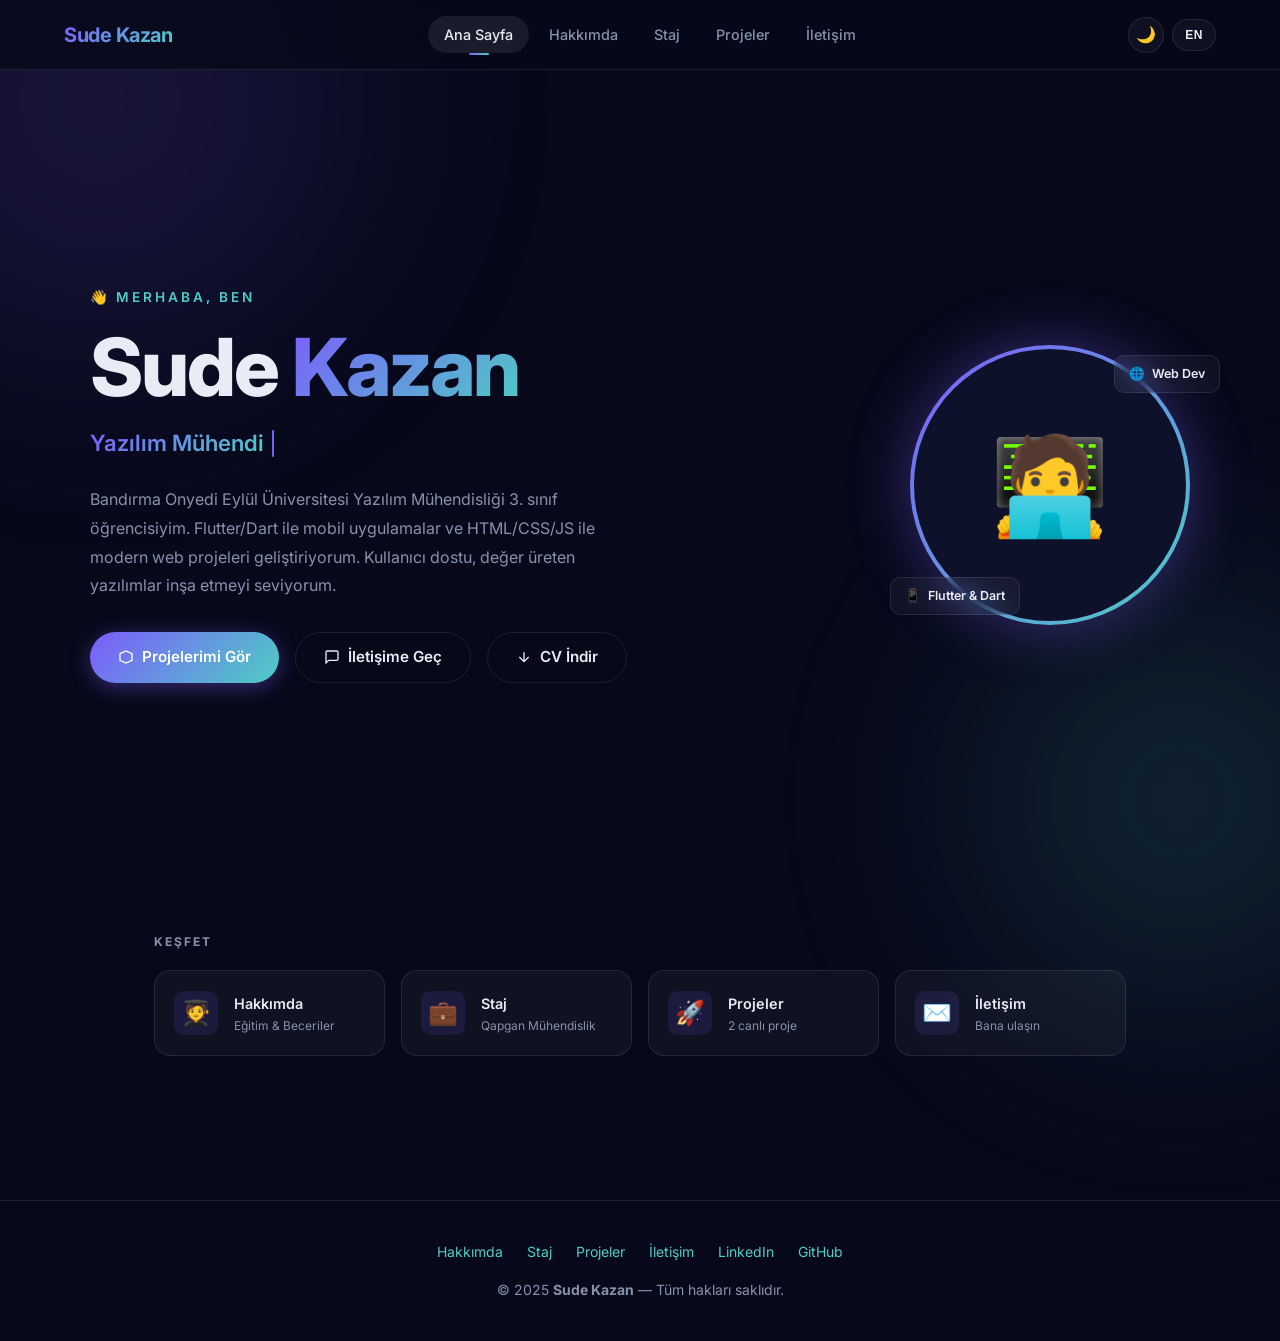
<file: index.html>
<!DOCTYPE html>
<html lang="tr">

<head>
    <meta charset="UTF-8" />
    <meta name="viewport" content="width=device-width, initial-scale=1.0" />
    <title>Sude Kazan | Yazılım Mühendisi</title>
    <meta name="description"
        content="Sude Kazan — Bandırma Onyedi Eylül Üniversitesi Yazılım Mühendisliği 3. sınıf öğrencisi. Flutter ve web teknolojileri üzerine kişisel portföy sitesi." />
    <link rel="stylesheet" href="css/style.css" />
    <link rel="stylesheet" href="css/index.css" />
</head>

<body>

    <!-- ── Navbar ── -->
    <nav class="navbar" id="navbar">
        <a href="index.html" class="nav-logo">Sude Kazan</a>
        <div class="nav-links" id="nav-links">
            <a href="index.html" data-i18n="nav.home">Ana Sayfa</a>
            <a href="about.html" data-i18n="nav.about">Hakkımda</a>
            <a href="experience.html" data-i18n="nav.experience">Staj</a>
            <a href="projects.html" data-i18n="nav.projects">Projeler</a>
            <a href="contact.html" data-i18n="nav.contact">İletişim</a>
        </div>
        <div class="nav-controls">
            <button class="nav-ctrl-btn" id="theme-toggle" aria-label="Tema değiştir">🌙</button>
            <button class="nav-ctrl-btn lang-btn" id="lang-toggle" aria-label="Dil değiştir">EN</button>
            <button class="hamburger" id="hamburger" aria-label="Menü">
                <span></span><span></span><span></span>
            </button>
        </div>
    </nav>

    <!-- ── Hero ── -->
    <div class="page-wrapper">
        <section class="hero-section">
            <div class="hero-inner">
                <!-- Text -->
                <div class="fade-up">
                    <p class="hero-greeting" data-i18n="index.greeting">👋 Merhaba, ben</p>
                    <h1 class="hero-name">Sude <span class="grad-text">Kazan</span></h1>
                    <div class="hero-typing-wrapper">
                        <span id="typing-text"></span><span class="cursor"></span>
                    </div>
                    <p class="hero-desc" data-i18n="index.heroDesc">
                        Bandırma Onyedi Eylül Üniversitesi Yazılım Mühendisliği 3. sınıf öğrencisiyim.
                        Flutter/Dart ile mobil uygulamalar ve HTML/CSS/JS ile modern web projeleri geliştiriyorum.
                        Kullanıcı dostu, değer üreten yazılımlar inşa etmeyi seviyorum.
                    </p>
                    <div class="hero-actions">
                        <a href="projects.html" class="btn btn-primary">
                            <svg width="16" height="16" fill="none" stroke="currentColor" stroke-width="2"
                                viewBox="0 0 24 24">
                                <path d="M3 7l9-4 9 4v10l-9 4-9-4V7z" />
                            </svg>
                            <span data-i18n="index.btnProjects">Projelerimi Gör</span>
                        </a>
                        <a href="contact.html" class="btn btn-outline">
                            <svg width="16" height="16" fill="none" stroke="currentColor" stroke-width="2"
                                viewBox="0 0 24 24">
                                <path d="M21 15a2 2 0 0 1-2 2H7l-4 4V5a2 2 0 0 1 2-2h14a2 2 0 0 1 2 2z" />
                            </svg>
                            <span data-i18n="index.btnContact">İletişime Geç</span>
                        </a>
                        <a href="mart_2026_cv.pdf" download class="btn btn-outline">
                            <svg width="16" height="16" fill="none" stroke="currentColor" stroke-width="2"
                                viewBox="0 0 24 24">
                                <path d="M12 5v14m7-7l-7 7-7-7" />
                            </svg>
                            <span data-i18n="index.btnCV">CV İndir</span>
                        </a>
                    </div>
                </div>

                <!-- Photo -->
                <div class="hero-photo-wrap fade-up fade-up-delay-2">
                    <div class="hero-photo-ring">
                        <div class="hero-photo-inner">🧑‍💻</div>
                    </div>
                    <div class="floating-badge b1"><span>📱</span> Flutter & Dart</div>
                    <div class="floating-badge b2"><span>🌐</span> Web Dev</div>
                </div>
            </div>
        </section>

        <!-- ── Quick Nav Cards ── -->
        <div class="quick-nav">
            <p class="quick-nav-title" data-i18n="index.exploreTitle">Keşfet</p>
            <div class="quick-nav-grid">
                <a href="about.html" class="quick-card fade-up">
                    <div class="quick-card-icon">🧑‍🎓</div>
                    <div>
                        <span data-i18n="index.qAbout">Hakkımda</span>
                        <small data-i18n="index.qAboutSub">Eğitim & Beceriler</small>
                    </div>
                </a>
                <a href="experience.html" class="quick-card fade-up fade-up-delay-1">
                    <div class="quick-card-icon">💼</div>
                    <div>
                        <span data-i18n="index.qExp">Staj</span>
                        <small data-i18n="index.qExpSub">Qapgan Mühendislik</small>
                    </div>
                </a>
                <a href="projects.html" class="quick-card fade-up fade-up-delay-2">
                    <div class="quick-card-icon">🚀</div>
                    <div>
                        <span data-i18n="index.qProjects">Projeler</span>
                        <small data-i18n="index.qProjectsSub">2 canlı proje</small>
                    </div>
                </a>
                <a href="contact.html" class="quick-card fade-up fade-up-delay-3">
                    <div class="quick-card-icon">✉️</div>
                    <div>
                        <span data-i18n="index.qContact">İletişim</span>
                        <small data-i18n="index.qContactSub">Bana ulaşın</small>
                    </div>
                </a>
            </div>
        </div>
    </div>

    <!-- ── Footer ── -->
    <footer>
        <div class="footer-links">
            <a href="about.html" data-i18n="nav.about">Hakkımda</a>
            <a href="experience.html" data-i18n="nav.experience">Staj</a>
            <a href="projects.html" data-i18n="nav.projects">Projeler</a>
            <a href="contact.html" data-i18n="nav.contact">İletişim</a>
            <a href="https://www.linkedin.com/in/sude-kazan-0478b9297/" target="_blank">LinkedIn</a>
            <a href="https://github.com/sudekazan" target="_blank">GitHub</a>
        </div>
        <p data-i18n="footer.rights">© 2025 <strong>Sude Kazan</strong> — Tüm hakları saklıdır.</p>
    </footer>

    <script src="js/translations.js"></script>
    <script src="js/script.js"></script>
</body>

</html>
</file>
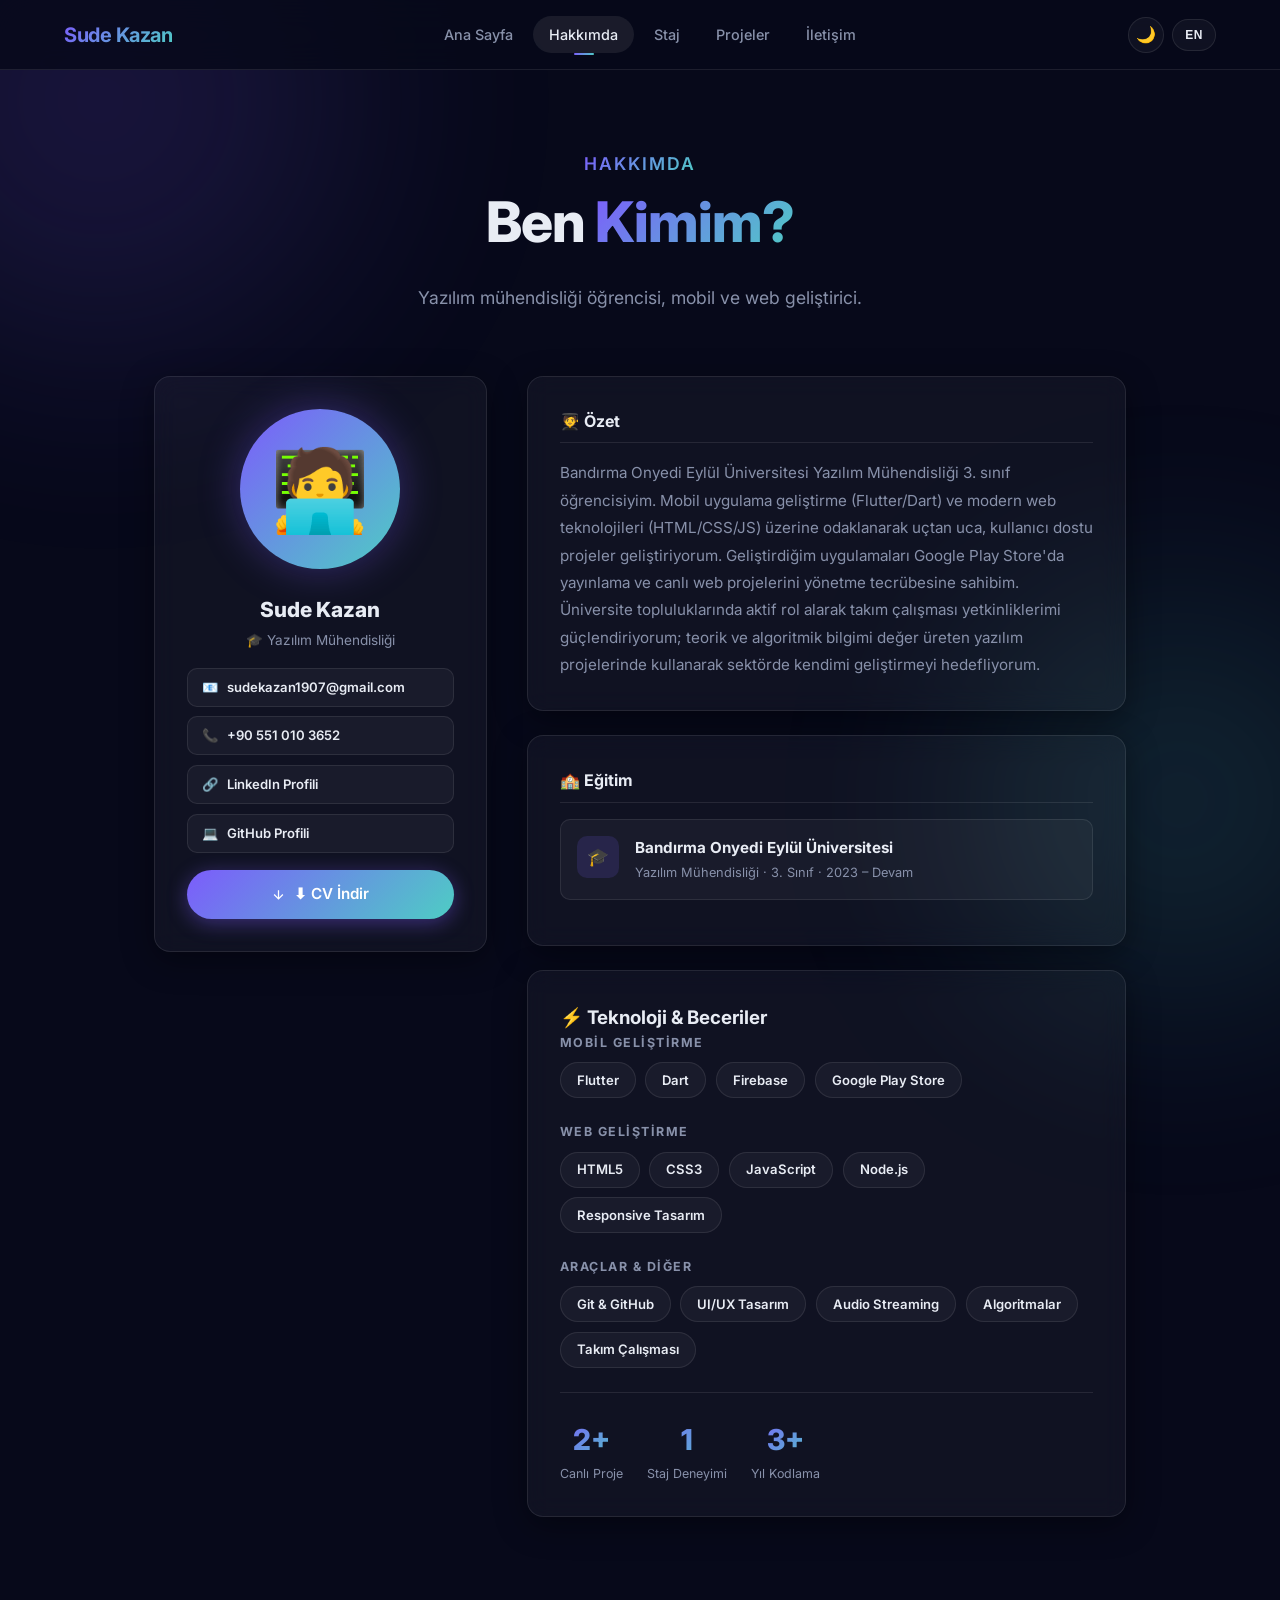
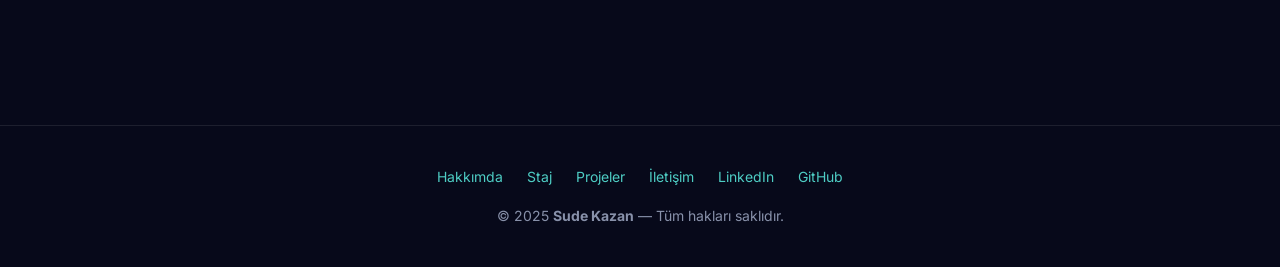
<file: about.html>
<!DOCTYPE html>
<html lang="tr">

<head>
    <meta charset="UTF-8" />
    <meta name="viewport" content="width=device-width, initial-scale=1.0" />
    <title>Hakkımda | Sude Kazan</title>
    <meta name="description" content="Sude Kazan hakkında — eğitim, beceriler ve özgeçmiş bilgileri." />
    <link rel="stylesheet" href="css/style.css" />
    <link rel="stylesheet" href="css/about.css" />
</head>

<body>

    <nav class="navbar" id="navbar">
        <a href="index.html" class="nav-logo">Sude Kazan</a>
        <div class="nav-links" id="nav-links">
            <a href="index.html" data-i18n="nav.home">Ana Sayfa</a>
            <a href="about.html" data-i18n="nav.about">Hakkımda</a>
            <a href="experience.html" data-i18n="nav.experience">Staj</a>
            <a href="projects.html" data-i18n="nav.projects">Projeler</a>
            <a href="contact.html" data-i18n="nav.contact">İletişim</a>
        </div>
        <div class="nav-controls">
            <button class="nav-ctrl-btn" id="theme-toggle" aria-label="Tema değiştir">🌙</button>
            <button class="nav-ctrl-btn lang-btn" id="lang-toggle" aria-label="Dil değiştir">EN</button>
            <button class="hamburger" id="hamburger" aria-label="Menü">
                <span></span><span></span><span></span>
            </button>
        </div>
    </nav>

    <div class="page-wrapper">

        <div class="page-hero fade-up">
            <p class="section-tag" data-i18n="about.tag">Hakkımda</p>
            <h1 data-i18n="about.heroTitle">Ben <span class="grad-text">Kimim?</span></h1>
            <p data-i18n="about.heroSub">Yazılım mühendisliği öğrencisi, mobil ve web geliştirici.</p>
        </div>

        <div class="container" style="padding-bottom: 5rem;">
            <div class="about-grid">

                <!-- Left: Photo + Social -->
                <div class="fade-up">
                    <div class="glass-card about-photo-card">
                        <div class="about-avatar">🧑‍💻</div>
                        <div class="about-name">Sude Kazan</div>
                        <div class="about-uni" data-i18n="about.uni">🎓 Yazılım Mühendisliği</div>
                        <div class="about-social">
                            <a href="mailto:sudekazan1907@gmail.com" class="social-link">
                                <span>📧</span> <span data-i18n="about.socialEmail">sudekazan1907@gmail.com</span>
                            </a>
                            <a href="tel:+905510103652" class="social-link">
                                <span>📞</span> <span data-i18n="about.socialPhone">+90 551 010 3652</span>
                            </a>
                            <a href="https://www.linkedin.com/in/sude-kazan-0478b9297/" target="_blank"
                                class="social-link">
                                <span>🔗</span> <span data-i18n="about.socialLI">LinkedIn Profili</span>
                            </a>
                            <a href="https://github.com/sudekazan" target="_blank" class="social-link">
                                <span>💻</span> <span data-i18n="about.socialGH">GitHub Profili</span>
                            </a>
                            <a href="mart_2026_cv.pdf" download class="btn btn-primary"
                                style="justify-content:center; margin-top:0.5rem;">
                                <svg width="15" height="15" fill="none" stroke="currentColor" stroke-width="2"
                                    viewBox="0 0 24 24">
                                    <path d="M12 5v14m7-7l-7 7-7-7" />
                                </svg>
                                <span data-i18n="about.btnCV">⬇ CV İndir</span>
                            </a>
                        </div>
                    </div>
                </div>

                <!-- Right: Details -->
                <div class="fade-up fade-up-delay-1">

                    <!-- Özet -->
                    <div class="glass-card about-detail-section" style="margin-bottom:1.5rem;">
                        <h3 data-i18n="about.secSummary">🧑‍🎓 Özet</h3>
                        <p data-i18n="about.summaryText">
                            Bandırma Onyedi Eylül Üniversitesi Yazılım Mühendisliği 3. sınıf öğrencisiyim.
                            Mobil uygulama geliştirme (Flutter/Dart) ve modern web teknolojileri (HTML/CSS/JS) üzerine
                            odaklanarak uçtan uca, kullanıcı dostu projeler geliştiriyorum. Geliştirdiğim uygulamaları
                            Google Play Store'da yayınlama ve canlı web projelerini yönetme tecrübesine sahibim.
                            Üniversite topluluklarında aktif rol alarak takım çalışması yetkinliklerimi güçlendiriyorum;
                            teorik ve algoritmik bilgimi değer üreten yazılım projelerinde kullanarak sektörde kendimi
                            geliştirmeyi hedefliyorum.
                        </p>
                    </div>

                    <!-- Eğitim -->
                    <div class="glass-card about-detail-section" style="margin-bottom:1.5rem;">
                        <h3 data-i18n="about.secEdu">🏫 Eğitim</h3>
                        <div class="edu-item">
                            <div class="edu-icon">🎓</div>
                            <div>
                                <div class="edu-title" data-i18n="about.eduTitle">Bandırma Onyedi Eylül Üniversitesi
                                </div>
                                <div class="edu-sub" data-i18n="about.eduSub">Yazılım Mühendisliği · 3. Sınıf · 2023 –
                                    Devam</div>
                            </div>
                        </div>
                    </div>

                    <!-- Beceriler -->
                    <div class="glass-card">
                        <h3 data-i18n="about.secSkills">⚡ Teknoloji & Beceriler</h3>

                        <div class="skill-category">
                            <div class="skill-category-title" data-i18n="about.catMobile">Mobil Geliştirme</div>
                            <div class="skills-grid">
                                <span class="skill-pill">Flutter</span>
                                <span class="skill-pill">Dart</span>
                                <span class="skill-pill">Firebase</span>
                                <span class="skill-pill">Google Play Store</span>
                            </div>
                        </div>

                        <div class="skill-category">
                            <div class="skill-category-title" data-i18n="about.catWeb">Web Geliştirme</div>
                            <div class="skills-grid">
                                <span class="skill-pill">HTML5</span>
                                <span class="skill-pill">CSS3</span>
                                <span class="skill-pill">JavaScript</span>
                                <span class="skill-pill">Node.js</span>
                                <span class="skill-pill">Responsive Tasarım</span>
                            </div>
                        </div>

                        <div class="skill-category">
                            <div class="skill-category-title" data-i18n="about.catTools">Araçlar & Diğer</div>
                            <div class="skills-grid">
                                <span class="skill-pill">Git & GitHub</span>
                                <span class="skill-pill">UI/UX Tasarım</span>
                                <span class="skill-pill">Audio Streaming</span>
                                <span class="skill-pill">Algoritmalar</span>
                                <span class="skill-pill">Takım Çalışması</span>
                            </div>
                        </div>

                        <div class="stats-row" style="padding-top:1.5rem; border-top: 1px solid var(--border);">
                            <div class="stat-item">
                                <div class="stat-num">2+</div>
                                <div class="stat-label" data-i18n="about.statProjects">Canlı Proje</div>
                            </div>
                            <div class="stat-item">
                                <div class="stat-num">1</div>
                                <div class="stat-label" data-i18n="about.statIntern">Staj Deneyimi</div>
                            </div>
                            <div class="stat-item">
                                <div class="stat-num">3+</div>
                                <div class="stat-label" data-i18n="about.statYears">Yıl Kodlama</div>
                            </div>
                        </div>
                    </div>

                </div>
            </div>
        </div>
    </div>

    <footer>
        <div class="footer-links">
            <a href="about.html" data-i18n="nav.about">Hakkımda</a>
            <a href="experience.html" data-i18n="nav.experience">Staj</a>
            <a href="projects.html" data-i18n="nav.projects">Projeler</a>
            <a href="contact.html" data-i18n="nav.contact">İletişim</a>
            <a href="https://www.linkedin.com/in/sude-kazan-0478b9297/" target="_blank">LinkedIn</a>
            <a href="https://github.com/sudekazan" target="_blank">GitHub</a>
        </div>
        <p data-i18n="footer.rights">© 2025 <strong>Sude Kazan</strong> — Tüm hakları saklıdır.</p>
    </footer>

    <script src="js/translations.js"></script>
    <script src="js/script.js"></script>
</body>

</html>
</file>
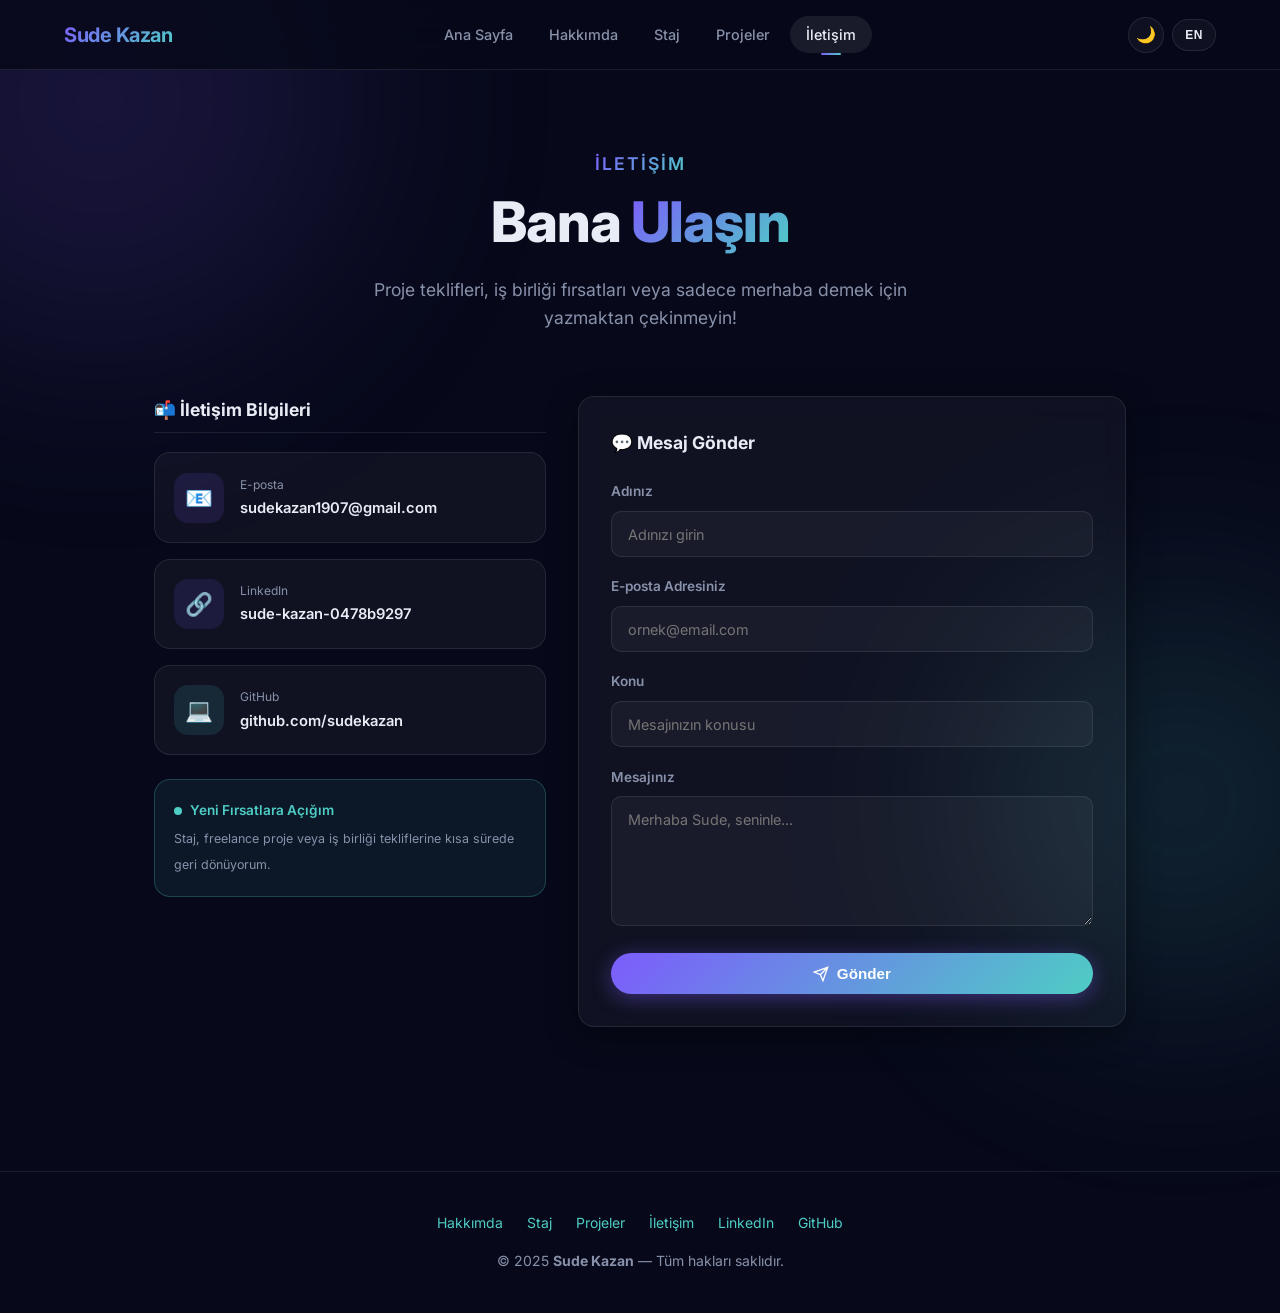
<file: contact.html>
<!DOCTYPE html>
<html lang="tr">

<head>
    <meta charset="UTF-8" />
    <meta name="viewport" content="width=device-width, initial-scale=1.0" />
    <title>İletişim | Sude Kazan</title>
    <meta name="description" content="Sude Kazan ile iletişime geçin — e-posta, telefon, LinkedIn ve iletişim formu." />
    <link rel="stylesheet" href="css/style.css" />
    <link rel="stylesheet" href="css/contact.css" />
</head>

<body>

    <nav class="navbar" id="navbar">
        <a href="index.html" class="nav-logo">Sude Kazan</a>
        <div class="nav-links" id="nav-links">
            <a href="index.html" data-i18n="nav.home">Ana Sayfa</a>
            <a href="about.html" data-i18n="nav.about">Hakkımda</a>
            <a href="experience.html" data-i18n="nav.experience">Staj</a>
            <a href="projects.html" data-i18n="nav.projects">Projeler</a>
            <a href="contact.html" data-i18n="nav.contact">İletişim</a>
        </div>
        <div class="nav-controls">
            <button class="nav-ctrl-btn" id="theme-toggle" aria-label="Tema değiştir">🌙</button>
            <button class="nav-ctrl-btn lang-btn" id="lang-toggle" aria-label="Dil değiştir">EN</button>
            <button class="hamburger" id="hamburger" aria-label="Menü">
                <span></span><span></span><span></span>
            </button>
        </div>
    </nav>

    <div class="page-wrapper">

        <div class="page-hero fade-up">
            <p class="section-tag" data-i18n="contact.tag">İletişim</p>
            <h1 style="margin-bottom:0.5rem;" data-i18n="contact.heroTitle">Bana <span class="grad-text">Ulaşın</span>
            </h1>
            <p data-i18n="contact.heroSub">Proje teklifleri, iş birliği fırsatları veya sadece merhaba demek için
                yazmaktan çekinmeyin!</p>
        </div>

        <div class="container contact-section">
            <div class="contact-grid">

                <!-- Left: Contact Info -->
                <div class="fade-up">
                    <div class="contact-info-block">
                        <h3 data-i18n="contact.secInfo">📬 İletişim Bilgileri</h3>

                        <a href="mailto:sudekazan1907@gmail.com" class="contact-card">
                            <div class="contact-card-icon">📧</div>
                            <div>
                                <div class="label" data-i18n="contact.lblEmail">E-posta</div>
                                <div class="value">sudekazan1907@gmail.com</div>
                            </div>
                        </a>

                        <!-- <a href="tel:+905510103652" class="contact-card">
                            <div class="contact-card-icon teal">📞</div>
                            <div>
                                <div class="label" data-i18n="contact.lblPhone">Telefon</div>
                                <div class="value">+90 551 010 3652</div>
                            </div>
                        </a> -->

                        <a href="https://www.linkedin.com/in/sude-kazan-0478b9297/" target="_blank"
                            class="contact-card">
                            <div class="contact-card-icon">🔗</div>
                            <div>
                                <div class="label" data-i18n="contact.lblLI">LinkedIn</div>
                                <div class="value">sude-kazan-0478b9297</div>
                            </div>
                        </a>

                        <a href="https://github.com/sudekazan" target="_blank" class="contact-card">
                            <div class="contact-card-icon teal">💻</div>
                            <div>
                                <div class="label" data-i18n="contact.lblGH">GitHub</div>
                                <div class="value">github.com/sudekazan</div>
                            </div>
                        </a>

                        <div class="availability-box">
                            <p><span class="dot"></span><span data-i18n="contact.availTitle">Yeni Fırsatlara
                                    Açığım</span></p>
                            <small data-i18n="contact.availDesc">Staj, freelance proje veya iş birliği tekliflerine kısa
                                sürede geri dönüyorum.</small>
                        </div>
                    </div>
                </div>

                <!-- Right: Form -->
                <div class="fade-up fade-up-delay-1">
                    <div class="glass-card form-card">
                        <h3 data-i18n="contact.formTitle">💬 Mesaj Gönder</h3>
                        <form id="contact-form" action="https://formspree.io/f/xojkzzze" method="POST" novalidate>
                            <div class="form-group">
                                <label for="name" data-i18n="contact.lblName">Adınız</label>
                                <input type="text" id="name" name="name" data-i18n-placeholder="contact.phName"
                                    placeholder="Adınızı girin" required />
                                <span class="form-error" data-i18n="contact.errName">Lütfen adınızı girin.</span>
                            </div>
                            <div class="form-group">
                                <label for="email" data-i18n="contact.lblEmail2">E-posta Adresiniz</label>
                                <input type="email" id="email" name="_replyto" data-i18n-placeholder="contact.phEmail"
                                    placeholder="ornek@email.com" required />
                                <span class="form-error" data-i18n="contact.errEmail">Lütfen geçerli bir e-posta
                                    girin.</span>
                            </div>
                            <div class="form-group">
                                <label for="subject" data-i18n="contact.lblSubject">Konu</label>
                                <input type="text" id="subject" name="subject" data-i18n-placeholder="contact.phSubject"
                                    placeholder="Mesajınızın konusu" required />
                                <span class="form-error" data-i18n="contact.errSubject">Lütfen konu girin.</span>
                            </div>
                            <div class="form-group">
                                <label for="message" data-i18n="contact.lblMsg">Mesajınız</label>
                                <textarea id="message" name="message" data-i18n-placeholder="contact.phMsg"
                                    placeholder="Merhaba Sude, seninle..." required></textarea>
                                <span class="form-error" data-i18n="contact.errMsg">Lütfen mesajınızı yazın.</span>
                            </div>
                            <button type="submit" class="btn btn-primary" style="width:100%; justify-content:center;">
                                <svg width="16" height="16" fill="none" stroke="currentColor" stroke-width="2"
                                    viewBox="0 0 24 24">
                                    <path d="M22 2L11 13M22 2l-7 20-4-9-9-4 20-7z" />
                                </svg>
                                <span data-i18n="contact.btnSend">Gönder</span>
                            </button>
                        </form>
                        <div id="form-success" class="form-success">
                            ✅ Mesajınız alındı! En kısa sürede geri döneceğim.
                        </div>
                    </div>
                </div>

            </div>
        </div>
    </div>

    <footer>
        <div class="footer-links">
            <a href="about.html" data-i18n="nav.about">Hakkımda</a>
            <a href="experience.html" data-i18n="nav.experience">Staj</a>
            <a href="projects.html" data-i18n="nav.projects">Projeler</a>
            <a href="contact.html" data-i18n="nav.contact">İletişim</a>
            <a href="https://www.linkedin.com/in/sude-kazan-0478b9297/" target="_blank">LinkedIn</a>
            <a href="https://github.com/sudekazan" target="_blank">GitHub</a>
        </div>
        <p data-i18n="footer.rights">© 2025 <strong>Sude Kazan</strong> — Tüm hakları saklıdır.</p>
    </footer>

    <script src="js/translations.js"></script>
    <script src="js/script.js"></script>
</body>

</html>
</file>
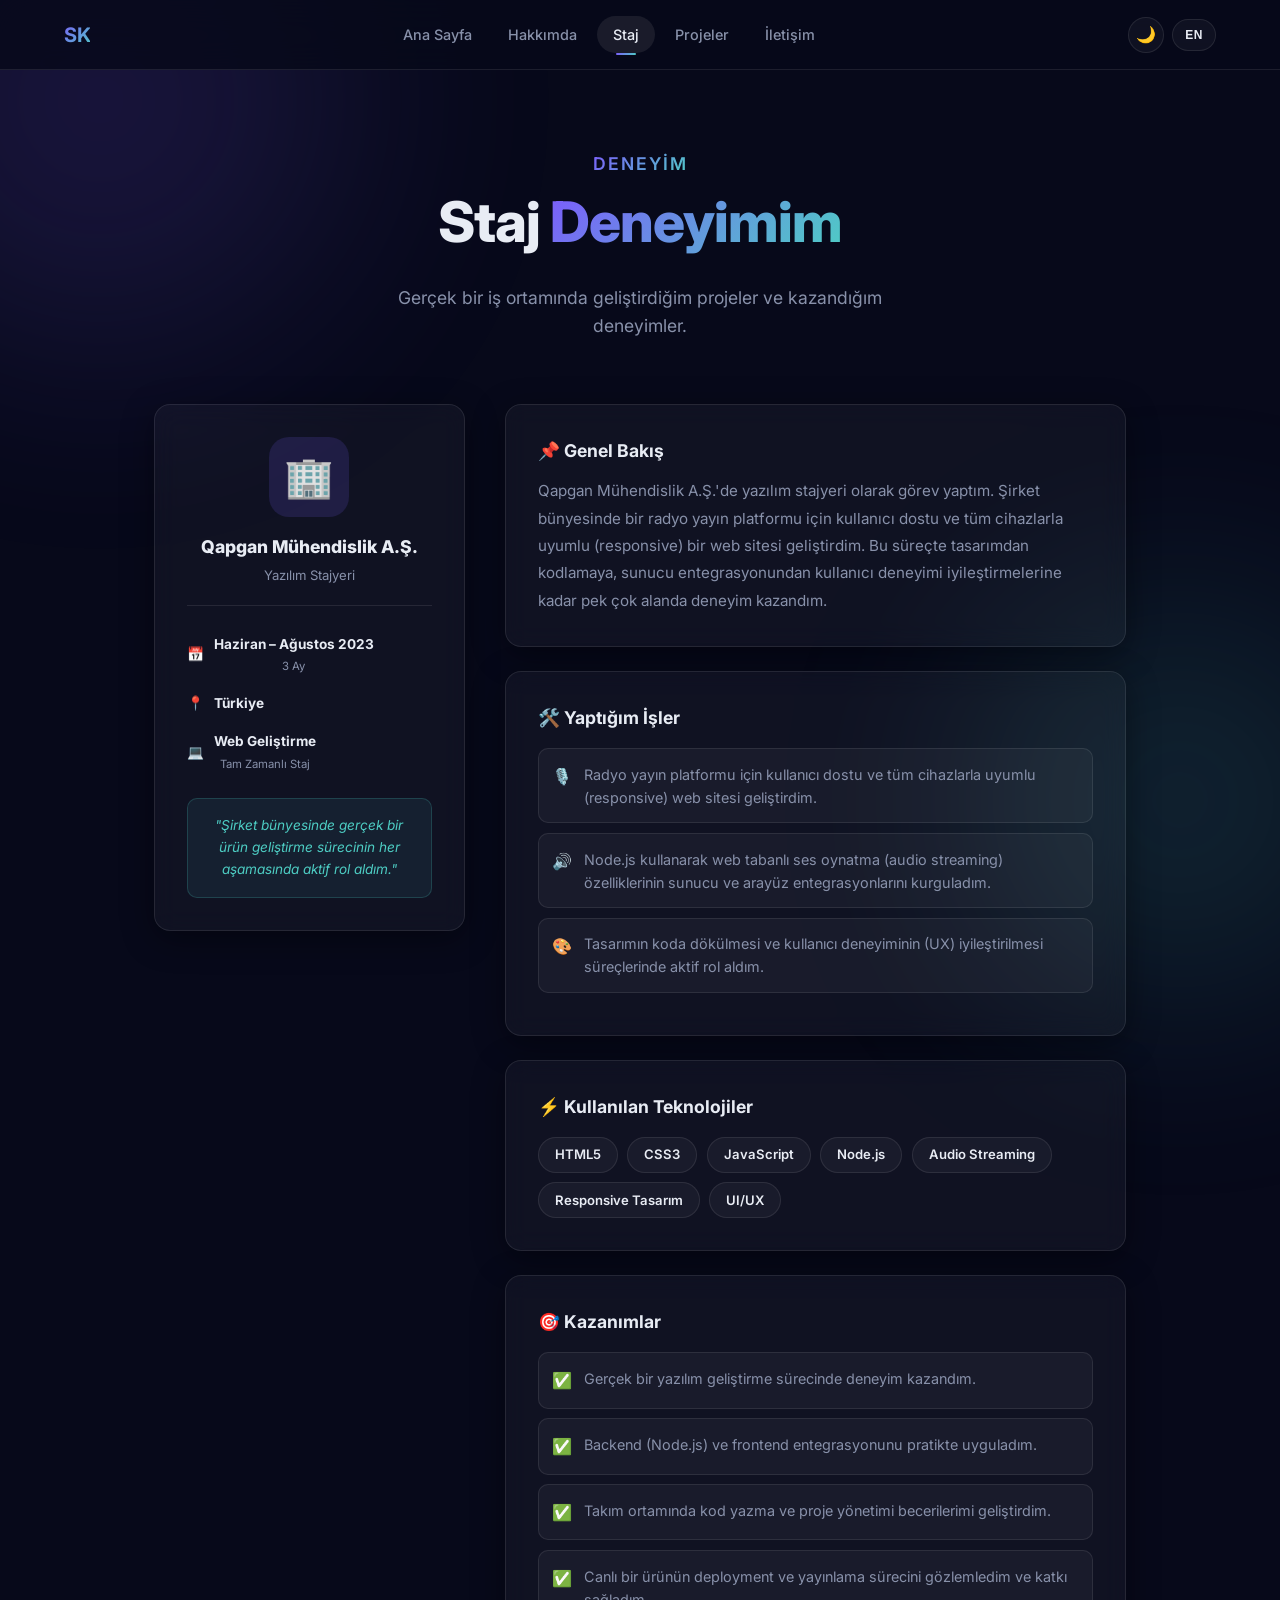
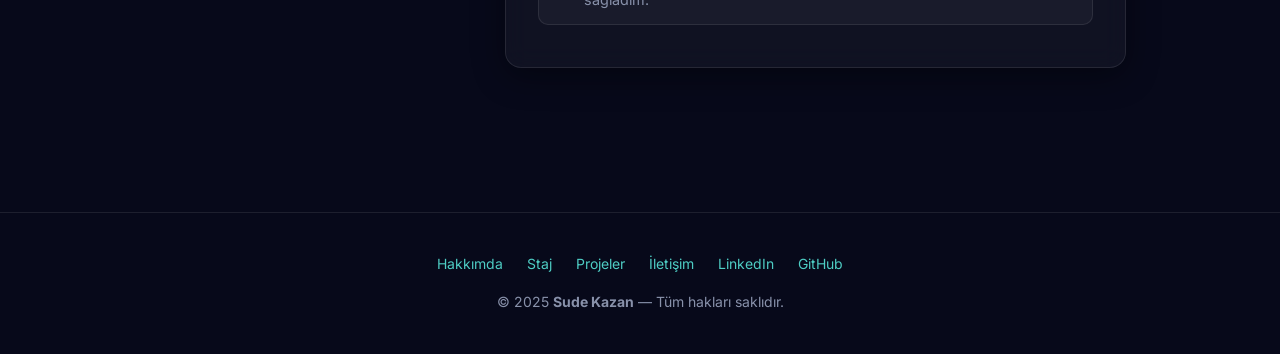
<file: experience.html>
<!DOCTYPE html>
<html lang="tr">

<head>
    <meta charset="UTF-8" />
    <meta name="viewport" content="width=device-width, initial-scale=1.0" />
    <title>Staj Deneyimi | Sude Kazan</title>
    <meta name="description" content="Sude Kazan'ın Qapgan Mühendislik A.Ş.'deki staj deneyimi." />
    <link rel="stylesheet" href="css/style.css" />
    <link rel="stylesheet" href="css/experience.css" />
</head>

<body>

    <nav class="navbar" id="navbar">
        <a href="index.html" class="nav-logo">SK</a>
        <div class="nav-links" id="nav-links">
            <a href="index.html" data-i18n="nav.home">Ana Sayfa</a>
            <a href="about.html" data-i18n="nav.about">Hakkımda</a>
            <a href="experience.html" data-i18n="nav.experience">Staj</a>
            <a href="projects.html" data-i18n="nav.projects">Projeler</a>
            <a href="contact.html" data-i18n="nav.contact">İletişim</a>
        </div>
        <div class="nav-controls">
            <button class="nav-ctrl-btn" id="theme-toggle" aria-label="Tema değiştir">🌙</button>
            <button class="nav-ctrl-btn lang-btn" id="lang-toggle" aria-label="Dil değiştir">EN</button>
            <button class="hamburger" id="hamburger" aria-label="Menü">
                <span></span><span></span><span></span>
            </button>
        </div>
    </nav>

    <div class="page-wrapper">

        <div class="page-hero fade-up">
            <p class="section-tag" data-i18n="experience.tag">Deneyim</p>
            <h1 data-i18n="experience.heroTitle">Staj <span class="grad-text">Deneyimim</span></h1>
            <p data-i18n="experience.heroSub">Gerçek bir iş ortamında geliştirdiğim projeler ve kazandığım deneyimler.
            </p>
        </div>

        <div class="container">
            <div class="exp-layout">

                <!-- Sidebar -->
                <div class="exp-sidebar fade-up">
                    <div class="glass-card company-card">
                        <div class="company-logo">🏢</div>
                        <div class="company-name">Qapgan Mühendislik A.Ş.</div>
                        <div class="company-sub" data-i18n="experience.compSub">Yazılım Stajyeri</div>
                        <hr class="company-divider">
                        <div class="company-meta-item">
                            <span class="icon">📅</span>
                            <div>
                                <strong>Haziran – Ağustos 2023</strong><br>
                                <small style="color:var(--text-muted)" data-i18n="experience.metaDur">3 Ay</small>
                            </div>
                        </div>
                        <div class="company-meta-item">
                            <span class="icon">📍</span>
                            <div><strong data-i18n="experience.metaLoc">Türkiye</strong></div>
                        </div>
                        <div class="company-meta-item">
                            <span class="icon">💻</span>
                            <div>
                                <strong data-i18n="experience.metaType">Web Geliştirme</strong><br>
                                <small style="color:var(--text-muted)" data-i18n="experience.metaFull">Tam Zamanlı
                                    Staj</small>
                            </div>
                        </div>
                        <div class="highlight-box" data-i18n="experience.highlight">
                            "Şirket bünyesinde gerçek bir ürün geliştirme sürecinin her aşamasında aktif rol aldım."
                        </div>
                    </div>
                </div>

                <!-- Right -->
                <div>
                    <div class="glass-card fade-up" style="margin-bottom:1.5rem;">
                        <h3 style="font-size:1.1rem;font-weight:700;margin-bottom:0.75rem;"
                            data-i18n="experience.secOverview">📌 Genel Bakış</h3>
                        <p style="color:var(--text-muted);line-height:1.8;font-size:0.95rem;"
                            data-i18n="experience.overview">
                            Qapgan Mühendislik A.Ş.'de yazılım stajyeri olarak görev yaptım.
                            Şirket bünyesinde bir radyo yayın platformu için kullanıcı dostu ve
                            tüm cihazlarla uyumlu (responsive) bir web sitesi geliştirdim.
                        </p>
                    </div>

                    <div class="glass-card fade-up fade-up-delay-1" style="margin-bottom:1.5rem;">
                        <h3 style="font-size:1.1rem;font-weight:700;margin-bottom:1rem;"
                            data-i18n="experience.secTasks">🛠️ Yaptığım İşler</h3>
                        <ul class="task-list">
                            <li><span class="t-icon">🎙️</span><span data-i18n="experience.task1">Radyo yayın platformu
                                    için kullanıcı dostu ve tüm cihazlarla uyumlu web sitesi geliştirdim.</span></li>
                            <li><span class="t-icon">🔊</span><span data-i18n="experience.task2">Node.js kullanarak web
                                    tabanlı ses oynatma özelliklerinin sunucu ve arayüz entegrasyonlarını
                                    kurguladım.</span></li>
                            <li><span class="t-icon">🎨</span><span data-i18n="experience.task3">Tasarımın koda
                                    dökülmesi ve kullanıcı deneyiminin iyileştirilmesi süreçlerinde aktif rol
                                    aldım.</span></li>
                        </ul>
                    </div>

                    <div class="glass-card fade-up fade-up-delay-2" style="margin-bottom:1.5rem;">
                        <h3 style="font-size:1.1rem;font-weight:700;margin-bottom:1rem;" data-i18n="experience.secTech">
                            ⚡ Kullanılan Teknolojiler</h3>
                        <div class="skills-grid">
                            <span class="skill-pill">HTML5</span>
                            <span class="skill-pill">CSS3</span>
                            <span class="skill-pill">JavaScript</span>
                            <span class="skill-pill">Node.js</span>
                            <span class="skill-pill">Audio Streaming</span>
                            <span class="skill-pill">Responsive Tasarım</span>
                            <span class="skill-pill">UI/UX</span>
                        </div>
                    </div>

                    <div class="glass-card fade-up fade-up-delay-3">
                        <h3 style="font-size:1.1rem;font-weight:700;margin-bottom:1rem;"
                            data-i18n="experience.secGains">🎯 Kazanımlar</h3>
                        <ul class="task-list">
                            <li><span class="t-icon">✅</span><span data-i18n="experience.gain1">Gerçek bir yazılım
                                    geliştirme sürecinde deneyim kazandım.</span></li>
                            <li><span class="t-icon">✅</span><span data-i18n="experience.gain2">Backend (Node.js) ve
                                    frontend entegrasyonunu pratikte uyguladım.</span></li>
                            <li><span class="t-icon">✅</span><span data-i18n="experience.gain3">Takım ortamında kod
                                    yazma ve proje yönetimi becerilerimi geliştirdim.</span></li>
                            <li><span class="t-icon">✅</span><span data-i18n="experience.gain4">Canlı bir ürünün
                                    deployment ve yayınlama sürecini gözlemledim ve katkı sağladım.</span></li>
                        </ul>
                    </div>
                </div>
            </div>
        </div>
    </div>

    <footer>
        <div class="footer-links">
            <a href="about.html" data-i18n="nav.about">Hakkımda</a>
            <a href="experience.html" data-i18n="nav.experience">Staj</a>
            <a href="projects.html" data-i18n="nav.projects">Projeler</a>
            <a href="contact.html" data-i18n="nav.contact">İletişim</a>
            <a href="https://www.linkedin.com/in/sude-kazan-0478b9297/" target="_blank">LinkedIn</a>
            <a href="https://github.com/sudekazan" target="_blank">GitHub</a>
        </div>
        <p data-i18n="footer.rights">© 2025 <strong>Sude Kazan</strong> — Tüm hakları saklıdır.</p>
    </footer>

    <script src="js/translations.js"></script>
    <script src="js/script.js"></script>
</body>

</html>
</file>
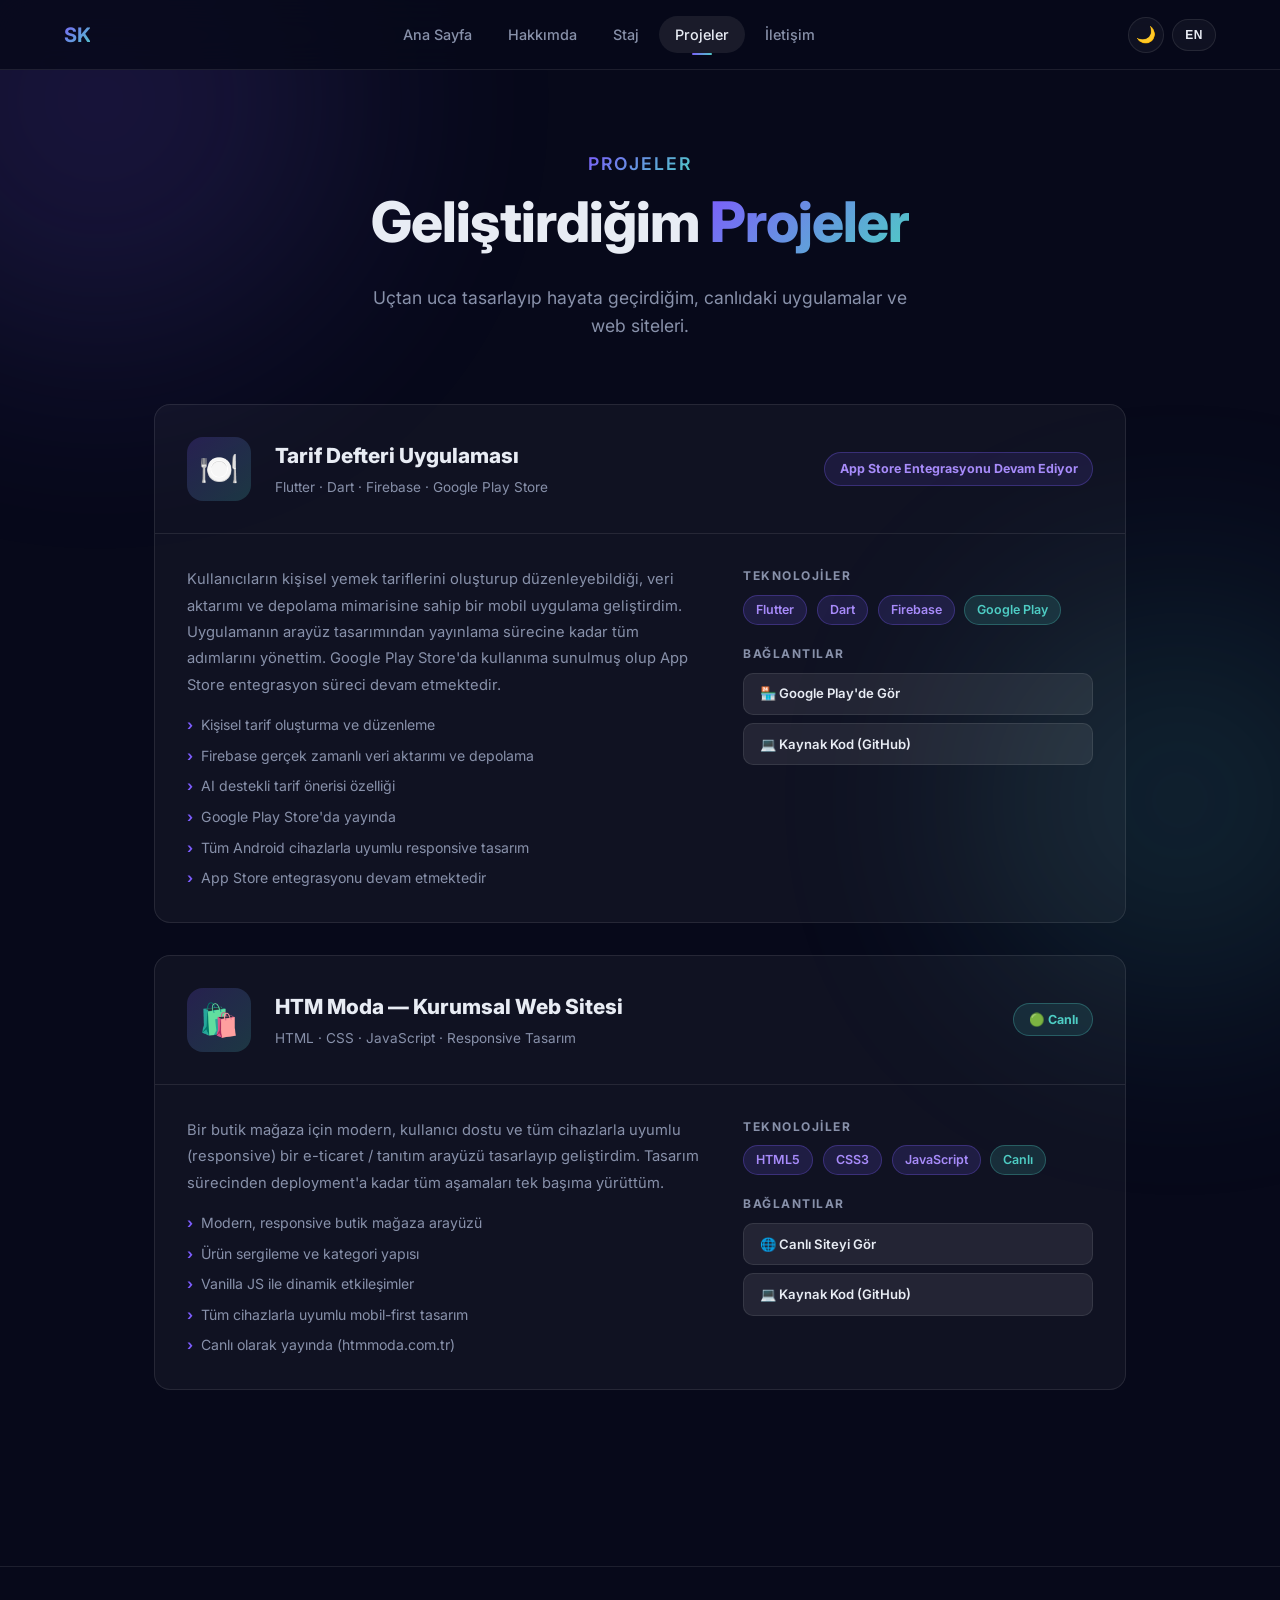
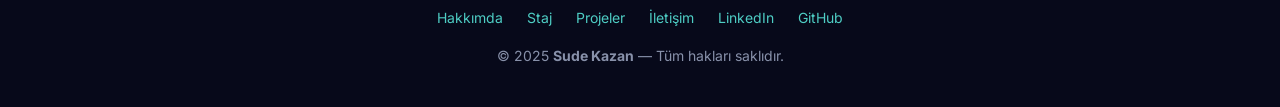
<file: projects.html>
<!DOCTYPE html>
<html lang="tr">

<head>
    <meta charset="UTF-8" />
    <meta name="viewport" content="width=device-width, initial-scale=1.0" />
    <title>Projeler | Sude Kazan</title>
    <meta name="description"
        content="Sude Kazan'ın geliştirdiği projeler: Tarif Defteri Flutter uygulaması ve HTM Moda web sitesi." />
    <link rel="stylesheet" href="css/style.css" />
    <link rel="stylesheet" href="css/projects.css" />
</head>

<body>

    <nav class="navbar" id="navbar">
        <a href="index.html" class="nav-logo">SK</a>
        <div class="nav-links" id="nav-links">
            <a href="index.html" data-i18n="nav.home">Ana Sayfa</a>
            <a href="about.html" data-i18n="nav.about">Hakkımda</a>
            <a href="experience.html" data-i18n="nav.experience">Staj</a>
            <a href="projects.html" data-i18n="nav.projects">Projeler</a>
            <a href="contact.html" data-i18n="nav.contact">İletişim</a>
        </div>
        <div class="nav-controls">
            <button class="nav-ctrl-btn" id="theme-toggle" aria-label="Tema değiştir">🌙</button>
            <button class="nav-ctrl-btn lang-btn" id="lang-toggle" aria-label="Dil değiştir">EN</button>
            <button class="hamburger" id="hamburger" aria-label="Menü">
                <span></span><span></span><span></span>
            </button>
        </div>
    </nav>

    <div class="page-wrapper">

        <div class="page-hero fade-up">
            <p class="section-tag" data-i18n="projects.tag">Projeler</p>
            <h1 data-i18n="projects.heroTitle">Geliştirdiğim <span class="grad-text">Projeler</span></h1>
            <p data-i18n="projects.heroSub">Uçtan uca tasarlayıp hayata geçirdiğim, canlıdaki uygulamalar ve web
                siteleri.</p>
        </div>

        <div class="container projects-section">

            <!-- ── Proje 1: Tarif Defteri ── -->
            <div class="project-full-card fade-up">
                <div class="project-header">
                    <div class="project-emoji">🍽️</div>
                    <div class="project-header-text">
                        <h2>Tarif Defteri Uygulaması</h2>
                        <p>Flutter · Dart · Firebase · Google Play Store</p>
                    </div>
                    <span class="project-status ongoing" data-i18n="projects.p1Status">App Store Entegrasyonu Devam
                        Ediyor</span>
                </div>
                <div class="project-body">
                    <div>
                        <p class="project-desc" data-i18n="projects.p1Desc">
                            Kullanıcıların kişisel yemek tariflerini oluşturup düzenleyebildiği, veri aktarımı ve
                            depolama mimarisine sahip bir mobil uygulama geliştirdim.
                        </p>
                        <div class="feature-list">
                            <span class="feature-item" data-i18n="projects.p1f1">Kişisel tarif oluşturma ve
                                düzenleme</span>
                            <span class="feature-item" data-i18n="projects.p1f2">Firebase gerçek zamanlı veri aktarımı
                                ve depolama</span>
                            <span class="feature-item" data-i18n="projects.p1f3">AI destekli tarif önerisi
                                özelliği</span>
                            <span class="feature-item" data-i18n="projects.p1f4">Google Play Store'da yayında</span>
                            <span class="feature-item" data-i18n="projects.p1f5">Tüm Android cihazlarla uyumlu
                                responsive tasarım</span>
                            <span class="feature-item" data-i18n="projects.p1f6">App Store entegrasyonu devam
                                etmektedir</span>
                        </div>
                    </div>
                    <div class="project-sidebar">
                        <div class="sidebar-block">
                            <h4 data-i18n="projects.techLabel">Teknolojiler</h4>
                            <div class="skills-grid">
                                <span class="badge">Flutter</span>
                                <span class="badge">Dart</span>
                                <span class="badge">Firebase</span>
                                <span class="badge badge-teal">Google Play</span>
                            </div>
                        </div>
                        <div class="sidebar-block">
                            <h4 data-i18n="projects.linksLabel">Bağlantılar</h4>
                            <div class="project-links-row">
                                <a href="https://play.google.com/store/apps/details?id=com.sudekazan.tarif_defteri_yeni"
                                    target="_blank" class="project-link-btn" data-i18n="projects.p1link1">🏪 Google
                                    Play'de Gör</a>
                                <a href="https://github.com/sudekazan/tarifDefteri.git" target="_blank"
                                    class="project-link-btn" data-i18n="projects.p1link2">💻 Kaynak Kod (GitHub)</a>
                            </div>
                        </div>
                    </div>
                </div>
            </div>

            <!-- ── Proje 2: HTM Moda ── -->
            <div class="project-full-card fade-up fade-up-delay-1">
                <div class="project-header">
                    <div class="project-emoji">🛍️</div>
                    <div class="project-header-text">
                        <h2>HTM Moda — Kurumsal Web Sitesi</h2>
                        <p>HTML · CSS · JavaScript · Responsive Tasarım</p>
                    </div>
                    <span class="project-status" data-i18n="projects.p2Status">🟢 Canlı</span>
                </div>
                <div class="project-body">
                    <div>
                        <p class="project-desc" data-i18n="projects.p2Desc">
                            Bir butik mağaza için modern, kullanıcı dostu ve tüm cihazlarla uyumlu (responsive) bir
                            e-ticaret / tanıtım arayüzü tasarlayıp geliştirdim.
                        </p>
                        <div class="feature-list">
                            <span class="feature-item" data-i18n="projects.p2f1">Modern, responsive butik mağaza
                                arayüzü</span>
                            <span class="feature-item" data-i18n="projects.p2f2">Ürün sergileme ve kategori
                                yapısı</span>
                            <span class="feature-item" data-i18n="projects.p2f3">Vanilla JS ile dinamik
                                etkileşimler</span>
                            <span class="feature-item" data-i18n="projects.p2f4">Tüm cihazlarla uyumlu mobil-first
                                tasarım</span>
                            <span class="feature-item" data-i18n="projects.p2f5">Canlı olarak yayında
                                (htmmoda.com.tr)</span>
                        </div>
                    </div>
                    <div class="project-sidebar">
                        <div class="sidebar-block">
                            <h4 data-i18n="projects.techLabel">Teknolojiler</h4>
                            <div class="skills-grid">
                                <span class="badge">HTML5</span>
                                <span class="badge">CSS3</span>
                                <span class="badge">JavaScript</span>
                                <span class="badge badge-teal">Canlı</span>
                            </div>
                        </div>
                        <div class="sidebar-block">
                            <h4 data-i18n="projects.linksLabel">Bağlantılar</h4>
                            <div class="project-links-row">
                                <a href="https://www.google.com/search?q=htmmoda.com.tr" target="_blank"
                                    class="project-link-btn" data-i18n="projects.p2link1">🌐 Canlı Siteyi Gör</a>
                                <a href="https://github.com/sudekazan/butik_magaza_web.git" target="_blank"
                                    class="project-link-btn" data-i18n="projects.p2link2">💻 Kaynak Kod (GitHub)</a>
                            </div>
                        </div>
                    </div>
                </div>
            </div>

        </div>
    </div>

    <footer>
        <div class="footer-links">
            <a href="about.html" data-i18n="nav.about">Hakkımda</a>
            <a href="experience.html" data-i18n="nav.experience">Staj</a>
            <a href="projects.html" data-i18n="nav.projects">Projeler</a>
            <a href="contact.html" data-i18n="nav.contact">İletişim</a>
            <a href="https://www.linkedin.com/in/sude-kazan-0478b9297/" target="_blank">LinkedIn</a>
            <a href="https://github.com/sudekazan" target="_blank">GitHub</a>
        </div>
        <p data-i18n="footer.rights">© 2025 <strong>Sude Kazan</strong> — Tüm hakları saklıdır.</p>
    </footer>

    <script src="js/translations.js"></script>
    <script src="js/script.js"></script>
</body>

</html>
</file>
<file: css/style.css>
/* ============================================================
   SUDE KAZAN — Portfolio Shared Stylesheet
   ============================================================ */

@import url('https://fonts.googleapis.com/css2?family=Inter:wght@300;400;500;600;700;800&display=swap');

/* ── CSS Variables — Dark (default) ── */
:root {
    --bg: #07091a;
    --bg2: #0d1129;
    --surface: rgba(255, 255, 255, 0.04);
    --surface-hov: rgba(255, 255, 255, 0.08);
    --border: rgba(255, 255, 255, 0.09);
    --accent1: #7c5cfc;
    --accent2: #4ecdc4;
    --accent-grad: linear-gradient(135deg, #7c5cfc 0%, #4ecdc4 100%);
    --text: #e8ecf4;
    --text-muted: #8891aa;
    --nav-h: 70px;
    --radius: 16px;
    --radius-sm: 10px;
    --shadow: 0 8px 32px rgba(0, 0, 0, 0.4);
    --transition: 0.3s cubic-bezier(0.4, 0, 0.2, 1);
}

/* ── CSS Variables — Light ── */
[data-theme="light"] {
    --bg: #f4f6ff;
    --bg2: #eceffe;
    --surface: rgba(255, 255, 255, 0.75);
    --surface-hov: rgba(255, 255, 255, 0.95);
    --border: rgba(100, 100, 180, 0.15);
    --text: #1a1d2e;
    --text-muted: #5c6080;
    --shadow: 0 8px 32px rgba(100, 100, 200, 0.12);
}

[data-theme="light"] .navbar {
    background: rgba(244, 246, 255, 0.85);
}

[data-theme="light"] .navbar.scrolled {
    background: rgba(244, 246, 255, 0.97);
    box-shadow: 0 4px 24px rgba(100, 100, 200, 0.14);
}

[data-theme="light"] .nav-links {
    background: rgba(244, 246, 255, 0.97);
}

[data-theme="light"] body::before,
[data-theme="light"] body::after {
    opacity: 0.07;
}

[data-theme="light"] .glass-card:hover {
    box-shadow: 0 16px 48px rgba(100, 100, 200, 0.18);
    border-color: rgba(124, 92, 252, 0.25);
}

[data-theme="light"] .skill-pill:hover {
    color: #6d28d9;
}

/* ── Reset & Base ── */
*,
*::before,
*::after {
    box-sizing: border-box;
    margin: 0;
    padding: 0;
}

html {
    scroll-behavior: smooth;
    font-size: 16px;
}

body {
    font-family: 'Inter', sans-serif;
    background: var(--bg);
    color: var(--text);
    min-height: 100vh;
    overflow-x: hidden;
    line-height: 1.6;
    transition: background 0.3s ease, color 0.3s ease;
}

a {
    color: inherit;
    text-decoration: none;
}

img {
    max-width: 100%;
    display: block;
}

ul {
    list-style: none;
}

/* ── Background Blobs ── */
body::before,
body::after {
    content: '';
    position: fixed;
    border-radius: 50%;
    filter: blur(120px);
    opacity: 0.15;
    pointer-events: none;
    z-index: 0;
    transition: opacity 0.3s ease;
}

body::before {
    width: 500px;
    height: 500px;
    background: var(--accent1);
    top: -150px;
    left: -150px;
}

body::after {
    width: 400px;
    height: 400px;
    background: var(--accent2);
    bottom: -100px;
    right: -100px;
}

/* ── Navbar ── */
.navbar {
    position: fixed;
    top: 0;
    left: 0;
    right: 0;
    height: var(--nav-h);
    z-index: 1000;
    backdrop-filter: blur(20px);
    -webkit-backdrop-filter: blur(20px);
    background: rgba(7, 9, 26, 0.8);
    border-bottom: 1px solid var(--border);
    display: flex;
    align-items: center;
    padding: 0 5%;
    justify-content: space-between;
    transition: var(--transition);
}

.navbar.scrolled {
    background: rgba(7, 9, 26, 0.95);
    box-shadow: 0 4px 30px rgba(0, 0, 0, 0.5);
}

.nav-logo {
    font-size: 1.25rem;
    font-weight: 700;
    background: var(--accent-grad);
    -webkit-background-clip: text;
    -webkit-text-fill-color: transparent;
    background-clip: text;
    letter-spacing: -0.5px;
    flex-shrink: 0;
}

.nav-links {
    display: flex;
    gap: 0.25rem;
}

.nav-links a {
    padding: 0.45rem 1rem;
    border-radius: 50px;
    font-size: 0.9rem;
    font-weight: 500;
    color: var(--text-muted);
    transition: var(--transition);
    position: relative;
}

.nav-links a:hover,
.nav-links a.active {
    color: var(--text);
    background: var(--surface-hov);
}

.nav-links a.active::after {
    content: '';
    position: absolute;
    bottom: -2px;
    left: 50%;
    transform: translateX(-50%);
    width: 20px;
    height: 2px;
    background: var(--accent-grad);
    border-radius: 2px;
}

/* ── Navbar Controls (theme + lang) ── */
.nav-controls {
    display: flex;
    align-items: center;
    gap: 0.5rem;
    flex-shrink: 0;
}

.nav-ctrl-btn {
    display: flex;
    align-items: center;
    justify-content: center;
    width: 36px;
    height: 36px;
    border-radius: 50%;
    border: 1px solid var(--border);
    background: var(--surface);
    color: var(--text);
    font-size: 1rem;
    cursor: pointer;
    transition: var(--transition);
    flex-shrink: 0;
}

.nav-ctrl-btn:hover {
    background: var(--surface-hov);
    border-color: var(--accent1);
}

.lang-btn {
    width: auto;
    border-radius: 50px;
    padding: 0 0.75rem;
    font-size: 0.75rem;
    font-weight: 700;
    letter-spacing: 0.5px;
    height: 32px;
}

/* Hamburger (mobile) */
.hamburger {
    display: none;
    flex-direction: column;
    gap: 5px;
    background: none;
    border: none;
    cursor: pointer;
    padding: 4px;
}

.hamburger span {
    display: block;
    width: 24px;
    height: 2px;
    background: var(--text);
    border-radius: 2px;
    transition: var(--transition);
}

.hamburger.open span:nth-child(1) {
    transform: translateY(7px) rotate(45deg);
}

.hamburger.open span:nth-child(2) {
    opacity: 0;
}

.hamburger.open span:nth-child(3) {
    transform: translateY(-7px) rotate(-45deg);
}

/* ── Page Wrapper ── */
.page-wrapper {
    position: relative;
    z-index: 1;
    padding-top: var(--nav-h);
    min-height: 100vh;
}

/* ── Section Container ── */
.container {
    max-width: 1100px;
    margin: 0 auto;
    padding: 0 5%;
}

/* ── Section Header ── */
.section-header {
    text-align: center;
    margin-bottom: 3.5rem;
}

.section-tag {
    display: inline-block;
    font-size: 0.75rem;
    font-weight: 600;
    text-transform: uppercase;
    letter-spacing: 2px;
    background: var(--accent-grad);
    -webkit-background-clip: text;
    -webkit-text-fill-color: transparent;
    background-clip: text;
    margin-bottom: 0.75rem;
}

.section-title {
    font-size: clamp(2rem, 4vw, 2.75rem);
    font-weight: 800;
    letter-spacing: -0.5px;
    line-height: 1.15;
}

.section-subtitle {
    color: var(--text-muted);
    margin-top: 0.75rem;
    font-size: 1.05rem;
    max-width: 580px;
    margin-left: auto;
    margin-right: auto;
}

/* ── Glass Card ── */
.glass-card {
    background: var(--surface);
    backdrop-filter: blur(12px);
    -webkit-backdrop-filter: blur(12px);
    border: 1px solid var(--border);
    border-radius: var(--radius);
    padding: 2rem;
    transition: var(--transition);
    box-shadow: var(--shadow);
}

.glass-card:hover {
    background: var(--surface-hov);
    border-color: rgba(124, 92, 252, 0.3);
    transform: translateY(-4px);
    box-shadow: 0 16px 48px rgba(0, 0, 0, 0.5);
}

/* ── Gradient Text ── */
.grad-text {
    background: var(--accent-grad);
    -webkit-background-clip: text;
    -webkit-text-fill-color: transparent;
    background-clip: text;
}

/* ── Buttons ── */
.btn {
    display: inline-flex;
    align-items: center;
    gap: 0.5rem;
    padding: 0.75rem 1.75rem;
    border-radius: 50px;
    font-size: 0.95rem;
    font-weight: 600;
    cursor: pointer;
    border: none;
    transition: var(--transition);
    white-space: nowrap;
}

.btn-primary {
    background: var(--accent-grad);
    color: #fff;
    box-shadow: 0 4px 20px rgba(124, 92, 252, 0.4);
}

.btn-primary:hover {
    transform: translateY(-2px);
    box-shadow: 0 8px 30px rgba(124, 92, 252, 0.6);
}

.btn-outline {
    background: transparent;
    color: var(--text);
    border: 1px solid var(--border);
}

.btn-outline:hover {
    background: var(--surface-hov);
    border-color: var(--accent1);
    transform: translateY(-2px);
}

/* ── Badge/Tag ── */
.badge {
    display: inline-block;
    padding: 0.25rem 0.75rem;
    border-radius: 50px;
    font-size: 0.78rem;
    font-weight: 600;
    background: rgba(124, 92, 252, 0.15);
    color: #a78bfa;
    border: 1px solid rgba(124, 92, 252, 0.3);
}

.badge-teal {
    background: rgba(78, 205, 196, 0.15);
    color: #4ecdc4;
    border-color: rgba(78, 205, 196, 0.3);
}

/* ── Page Hero (inner pages) ── */
.page-hero {
    padding: 5rem 5% 4rem;
    text-align: center;
}

.page-hero h1 {
    font-size: clamp(2.5rem, 5vw, 3.5rem);
    font-weight: 800;
    letter-spacing: -1px;
    margin-bottom: 1rem;
}

.page-hero p {
    color: var(--text-muted);
    font-size: 1.1rem;
    max-width: 550px;
    margin: 0 auto;
}

/* ── Footer ── */
footer {
    position: relative;
    z-index: 1;
    text-align: center;
    padding: 2.5rem 5%;
    border-top: 1px solid var(--border);
    color: var(--text-muted);
    font-size: 0.875rem;
    margin-top: 4rem;
}

footer a {
    color: var(--accent2);
    transition: var(--transition);
}

footer a:hover {
    color: var(--accent1);
}

footer .footer-links {
    display: flex;
    justify-content: center;
    gap: 1.5rem;
    margin-bottom: 1rem;
    flex-wrap: wrap;
}

/* ── Scroll Animations ── */
.fade-up {
    opacity: 0;
    transform: translateY(30px);
    transition: opacity 0.6s ease, transform 0.6s ease;
}

.fade-up.visible {
    opacity: 1;
    transform: translateY(0);
}

.fade-up-delay-1 {
    transition-delay: 0.1s;
}

.fade-up-delay-2 {
    transition-delay: 0.2s;
}

.fade-up-delay-3 {
    transition-delay: 0.3s;
}

.fade-up-delay-4 {
    transition-delay: 0.4s;
}

/* ── Skill Pills ── */
.skills-grid {
    display: flex;
    flex-wrap: wrap;
    gap: 0.6rem;
}

.skill-pill {
    padding: 0.4rem 1rem;
    border-radius: 50px;
    font-size: 0.82rem;
    font-weight: 600;
    background: var(--surface);
    border: 1px solid var(--border);
    color: var(--text);
    transition: var(--transition);
}

.skill-pill:hover {
    background: rgba(124, 92, 252, 0.15);
    border-color: rgba(124, 92, 252, 0.4);
    color: #c4b5fd;
}

/* ── Stats Row ── */
.stats-row {
    display: flex;
    gap: 1.5rem;
    flex-wrap: wrap;
    margin-top: 1.5rem;
}

.stat-item {
    text-align: center;
}

.stat-num {
    font-size: 1.8rem;
    font-weight: 800;
    background: var(--accent-grad);
    -webkit-background-clip: text;
    -webkit-text-fill-color: transparent;
    background-clip: text;
}

.stat-label {
    font-size: 0.78rem;
    color: var(--text-muted);
    margin-top: 0.1rem;
}

/* ── Responsive ── */
@media (max-width: 768px) {
    .nav-links {
        position: fixed;
        top: var(--nav-h);
        left: 0;
        right: 0;
        flex-direction: column;
        backdrop-filter: blur(20px);
        padding: 1.5rem 5%;
        gap: 0.25rem;
        border-bottom: 1px solid var(--border);
        transform: translateY(-120%);
        opacity: 0;
        transition: var(--transition);
        pointer-events: none;
    }

    .nav-links.open {
        transform: translateY(0);
        opacity: 1;
        pointer-events: all;
    }

    .nav-links a {
        padding: 0.75rem 1rem;
        border-radius: var(--radius-sm);
    }

    .hamburger {
        display: flex;
    }

    .nav-ctrl-btn {
        width: 32px;
        height: 32px;
        font-size: 0.9rem;
    }
}

@media (max-width: 480px) {
    .section-header {
        margin-bottom: 2.5rem;
    }

    .stats-row {
        justify-content: center;
    }
}
</file>
<file: css/index.css>
/* ============================================================
   index.css — Ana Sayfa Stilleri
   ============================================================ */

/* ── Hero Section ── */
.hero-section {
    min-height: calc(100vh - var(--nav-h));
    display: flex;
    align-items: center;
    padding: 4rem 5%;
}

.hero-inner {
    max-width: 1100px;
    margin: 0 auto;
    width: 100%;
    display: grid;
    grid-template-columns: 1fr auto;
    gap: 4rem;
    align-items: center;
}

.hero-greeting {
    font-size: 0.85rem;
    font-weight: 600;
    text-transform: uppercase;
    letter-spacing: 3px;
    color: var(--accent2);
    margin-bottom: 1rem;
}

.hero-name {
    font-size: clamp(3rem, 7vw, 5rem);
    font-weight: 800;
    letter-spacing: -2px;
    line-height: 1.05;
    margin-bottom: 1rem;
}

.hero-typing-wrapper {
    display: flex;
    align-items: center;
    gap: 0.5rem;
    font-size: clamp(1.1rem, 2.5vw, 1.4rem);
    font-weight: 600;
    color: var(--text-muted);
    margin-bottom: 1.5rem;
}

#typing-text {
    background: var(--accent-grad);
    -webkit-background-clip: text;
    -webkit-text-fill-color: transparent;
    background-clip: text;
}

.cursor {
    display: inline-block;
    width: 2px;
    height: 1.2em;
    background: var(--accent1);
    animation: blink 0.9s step-end infinite;
    border-radius: 1px;
}

@keyframes blink {

    0%,
    100% {
        opacity: 1
    }

    50% {
        opacity: 0
    }
}

.hero-desc {
    color: var(--text-muted);
    font-size: 1rem;
    line-height: 1.8;
    max-width: 520px;
    margin-bottom: 2rem;
}

.hero-actions {
    display: flex;
    gap: 1rem;
    flex-wrap: wrap;
}

/* ── Photo ── */
.hero-photo-wrap {
    position: relative;
}

.hero-photo-ring {
    width: 280px;
    height: 280px;
    border-radius: 50%;
    background: var(--accent-grad);
    padding: 4px;
    box-shadow: 0 0 60px rgba(124, 92, 252, 0.4);
}

.hero-photo-inner {
    width: 100%;
    height: 100%;
    border-radius: 50%;
    background: var(--bg2);
    display: flex;
    align-items: center;
    justify-content: center;
    font-size: 6rem;
    overflow: hidden;
}

.hero-photo-inner img {
    width: 100%;
    height: 100%;
    object-fit: cover;
    border-radius: 50%;
}

.floating-badge {
    position: absolute;
    background: var(--surface);
    border: 1px solid var(--border);
    backdrop-filter: blur(12px);
    border-radius: var(--radius-sm);
    padding: 0.5rem 0.9rem;
    font-size: 0.78rem;
    font-weight: 600;
    display: flex;
    align-items: center;
    gap: 0.4rem;
    animation: float 3s ease-in-out infinite;
    white-space: nowrap;
}

.floating-badge.b1 {
    bottom: 10px;
    left: -20px;
    animation-delay: 0s;
}

.floating-badge.b2 {
    top: 10px;
    right: -30px;
    animation-delay: 1s;
}

@keyframes float {

    0%,
    100% {
        transform: translateY(0);
    }

    50% {
        transform: translateY(-10px);
    }
}

/* ── Quick Nav Cards ── */
.quick-nav {
    padding: 2rem 5% 5rem;
    max-width: 1100px;
    margin: 0 auto;
}

.quick-nav-title {
    font-size: 0.75rem;
    font-weight: 700;
    text-transform: uppercase;
    letter-spacing: 2px;
    color: var(--text-muted);
    margin-bottom: 1.2rem;
}

.quick-nav-grid {
    display: grid;
    grid-template-columns: repeat(auto-fill, minmax(200px, 1fr));
    gap: 1rem;
}

.quick-card {
    display: flex;
    align-items: center;
    gap: 1rem;
    padding: 1.2rem;
    border-radius: var(--radius);
    background: var(--surface);
    border: 1px solid var(--border);
    transition: var(--transition);
    text-decoration: none;
    color: var(--text);
}

.quick-card:hover {
    background: var(--surface-hov);
    border-color: rgba(124, 92, 252, 0.4);
    transform: translateY(-3px);
}

.quick-card-icon {
    font-size: 1.5rem;
    width: 44px;
    height: 44px;
    display: flex;
    align-items: center;
    justify-content: center;
    border-radius: 10px;
    background: rgba(124, 92, 252, 0.12);
    flex-shrink: 0;
}

.quick-card span {
    font-weight: 600;
    font-size: 0.9rem;
}

.quick-card small {
    display: block;
    font-size: 0.75rem;
    color: var(--text-muted);
}

/* ── Responsive ── */
@media (max-width: 768px) {
    .hero-inner {
        grid-template-columns: 1fr;
        text-align: center;
        gap: 2.5rem;
    }

    .hero-photo-wrap {
        justify-self: center;
    }

    .hero-photo-ring {
        width: 200px;
        height: 200px;
    }

    .hero-typing-wrapper {
        justify-content: center;
    }

    .hero-actions {
        justify-content: center;
    }

    .hero-desc {
        margin: 0 auto 2rem;
    }

    .floating-badge.b2 {
        right: -10px;
    }
}
</file>
<file: css/about.css>
/* ============================================================
   about.css — Hakkımda Sayfası Stilleri
   ============================================================ */

.about-grid {
    display: grid;
    grid-template-columns: 1fr 1.8fr;
    gap: 2.5rem;
    align-items: start;
    margin-bottom: 4rem;
}

.about-photo-card {
    text-align: center;
}

.about-avatar {
    width: 160px;
    height: 160px;
    border-radius: 50%;
    background: var(--accent-grad);
    display: flex;
    align-items: center;
    justify-content: center;
    font-size: 5rem;
    margin: 0 auto 1.5rem;
    overflow: hidden;
    box-shadow: 0 0 40px rgba(124, 92, 252, 0.35);
}

.about-avatar img {
    width: 100%;
    height: 100%;
    object-fit: cover;
    border-radius: 50%;
}

.about-name {
    font-size: 1.3rem;
    font-weight: 800;
    margin-bottom: 0.25rem;
}

.about-uni {
    font-size: 0.85rem;
    color: var(--text-muted);
    margin-bottom: 1rem;
}

.about-social {
    display: flex;
    flex-direction: column;
    gap: 0.6rem;
}

.social-link {
    display: flex;
    align-items: center;
    gap: 0.6rem;
    padding: 0.5rem 0.85rem;
    border-radius: var(--radius-sm);
    font-size: 0.82rem;
    font-weight: 600;
    background: var(--surface);
    border: 1px solid var(--border);
    color: var(--text);
    transition: var(--transition);
}

.social-link:hover {
    border-color: var(--accent1);
    background: var(--surface-hov);
}

.about-detail-section {
    margin-bottom: 2.5rem;
}

.about-detail-section h3 {
    font-size: 1rem;
    font-weight: 700;
    margin-bottom: 1rem;
    padding-bottom: 0.5rem;
    border-bottom: 1px solid var(--border);
}

.about-detail-section p {
    color: var(--text-muted);
    line-height: 1.8;
    font-size: 0.95rem;
}

.edu-item {
    display: flex;
    gap: 1rem;
    align-items: flex-start;
    padding: 1rem;
    border-radius: var(--radius-sm);
    background: var(--surface);
    border: 1px solid var(--border);
    margin-bottom: 0.8rem;
    transition: var(--transition);
}

.edu-item:hover {
    border-color: rgba(124, 92, 252, 0.4);
}

.edu-icon {
    width: 42px;
    height: 42px;
    border-radius: 10px;
    background: rgba(124, 92, 252, 0.15);
    display: flex;
    align-items: center;
    justify-content: center;
    font-size: 1.1rem;
    flex-shrink: 0;
}

.edu-title {
    font-weight: 700;
    font-size: 0.95rem;
}

.edu-sub {
    font-size: 0.8rem;
    color: var(--text-muted);
    margin-top: 0.15rem;
}

/* Skill Categories */
.skill-category {
    margin-bottom: 1.5rem;
}

.skill-category-title {
    font-size: 0.78rem;
    font-weight: 700;
    text-transform: uppercase;
    letter-spacing: 1.5px;
    color: var(--text-muted);
    margin-bottom: 0.6rem;
}

/* ── Responsive ── */
@media (max-width: 768px) {
    .about-grid {
        grid-template-columns: 1fr;
    }
}
</file>
<file: css/contact.css>
/* ============================================================
   contact.css — İletişim Sayfası Stilleri
   ============================================================ */

.contact-section {
    padding-bottom: 5rem;
}

.contact-grid {
    display: grid;
    grid-template-columns: 1fr 1.4fr;
    gap: 2rem;
    align-items: start;
}

/* ── Info Block ── */
.contact-info-block h3 {
    font-size: 1.1rem;
    font-weight: 700;
    margin-bottom: 1.2rem;
    padding-bottom: 0.5rem;
    border-bottom: 1px solid var(--border);
}

.contact-card {
    display: flex;
    align-items: center;
    gap: 1rem;
    padding: 1.2rem;
    border-radius: var(--radius);
    background: var(--surface);
    border: 1px solid var(--border);
    margin-bottom: 1rem;
    transition: var(--transition);
    text-decoration: none;
    color: var(--text);
}

.contact-card:hover {
    border-color: rgba(124, 92, 252, 0.4);
    background: var(--surface-hov);
    transform: translateX(4px);
}

.contact-card-icon {
    width: 50px;
    height: 50px;
    border-radius: 14px;
    background: rgba(124, 92, 252, 0.12);
    display: flex;
    align-items: center;
    justify-content: center;
    font-size: 1.4rem;
    flex-shrink: 0;
}

.contact-card-icon.teal {
    background: rgba(78, 205, 196, 0.12);
}

.contact-card .label {
    font-size: 0.75rem;
    color: var(--text-muted);
    margin-bottom: 0.2rem;
}

.contact-card .value {
    font-weight: 600;
    font-size: 0.92rem;
}

/* ── Availability ── */
.availability-box {
    background: rgba(78, 205, 196, 0.08);
    border: 1px solid rgba(78, 205, 196, 0.25);
    border-radius: var(--radius);
    padding: 1.2rem;
    margin-top: 1.5rem;
}

.availability-box .dot {
    display: inline-block;
    width: 8px;
    height: 8px;
    border-radius: 50%;
    background: var(--accent2);
    margin-right: 0.5rem;
    animation: pulse 2s infinite;
}

@keyframes pulse {

    0%,
    100% {
        box-shadow: 0 0 0 0 rgba(78, 205, 196, 0.5);
    }

    50% {
        box-shadow: 0 0 0 6px rgba(78, 205, 196, 0);
    }
}

.availability-box p {
    font-size: 0.85rem;
    color: var(--accent2);
    font-weight: 600;
    margin-bottom: 0.25rem;
}

.availability-box small {
    font-size: 0.78rem;
    color: var(--text-muted);
}

/* ── Form Card ── */
.form-card {
    padding: 2rem;
}

.form-card h3 {
    font-size: 1.1rem;
    font-weight: 700;
    margin-bottom: 1.5rem;
}

.form-group {
    margin-bottom: 1.2rem;
}

.form-group label {
    display: block;
    font-size: 0.85rem;
    font-weight: 600;
    margin-bottom: 0.5rem;
    color: var(--text-muted);
}

.form-group input,
.form-group textarea {
    width: 100%;
    background: var(--surface);
    border: 1px solid var(--border);
    border-radius: var(--radius-sm);
    padding: 0.85rem 1rem;
    color: var(--text);
    font-family: 'Inter', sans-serif;
    font-size: 0.9rem;
    transition: var(--transition);
    outline: none;
    resize: vertical;
}

.form-group input:focus,
.form-group textarea:focus {
    border-color: var(--accent1);
    background: var(--surface-hov);
    box-shadow: 0 0 0 3px rgba(124, 92, 252, 0.15);
}

.form-group textarea {
    min-height: 130px;
}

.form-error {
    font-size: 0.78rem;
    color: #f87171;
    margin-top: 0.3rem;
    display: none;
}

.form-success {
    display: none;
    padding: 1rem;
    border-radius: var(--radius-sm);
    background: rgba(78, 205, 196, 0.1);
    border: 1px solid rgba(78, 205, 196, 0.3);
    color: var(--accent2);
    font-weight: 600;
    margin-top: 1rem;
    text-align: center;
}

/* ── Responsive ── */
@media (max-width: 768px) {
    .contact-grid {
        grid-template-columns: 1fr;
    }
}
</file>
<file: css/experience.css>
/* ============================================================
   experience.css — Staj Sayfası Stilleri
   ============================================================ */

.exp-layout {
    display: grid;
    grid-template-columns: 1fr 2fr;
    gap: 2.5rem;
    align-items: start;
    padding-bottom: 5rem;
}

/* ── Sidebar ── */
.exp-sidebar {
    position: sticky;
    top: calc(var(--nav-h) + 2rem);
}

.company-card {
    text-align: center;
    padding: 2rem;
}

.company-logo {
    width: 80px;
    height: 80px;
    border-radius: 20px;
    background: rgba(124, 92, 252, 0.15);
    display: flex;
    align-items: center;
    justify-content: center;
    font-size: 2.5rem;
    margin: 0 auto 1rem;
}

.company-name {
    font-weight: 800;
    font-size: 1.1rem;
    margin-bottom: 0.25rem;
}

.company-sub {
    font-size: 0.82rem;
    color: var(--text-muted);
}

.company-divider {
    border: none;
    border-top: 1px solid var(--border);
    margin: 1.2rem 0;
}

.company-meta-item {
    display: flex;
    align-items: center;
    gap: 0.6rem;
    padding: 0.5rem 0;
    font-size: 0.85rem;
}

.company-meta-item .icon {
    color: var(--accent2);
}

.company-meta-item strong {
    color: var(--text);
}

.highlight-box {
    background: rgba(78, 205, 196, 0.08);
    border: 1px solid rgba(78, 205, 196, 0.2);
    border-radius: var(--radius-sm);
    padding: 1rem;
    font-size: 0.85rem;
    color: var(--accent2);
    line-height: 1.6;
    margin-top: 1rem;
    font-style: italic;
}

/* ── Task List ── */
.task-list {
    list-style: none;
    padding: 0;
    margin: 0;
}

.task-list li {
    display: flex;
    gap: 0.75rem;
    align-items: flex-start;
    padding: 0.85rem;
    border-radius: var(--radius-sm);
    margin-bottom: 0.6rem;
    background: var(--surface);
    border: 1px solid var(--border);
    font-size: 0.9rem;
    color: var(--text-muted);
    transition: var(--transition);
}

.task-list li:hover {
    border-color: rgba(124, 92, 252, 0.35);
    color: var(--text);
}

.task-list li .t-icon {
    font-size: 1rem;
    margin-top: 0.1rem;
    flex-shrink: 0;
}

/* ── Responsive ── */
@media (max-width: 768px) {
    .exp-layout {
        grid-template-columns: 1fr;
    }

    .exp-sidebar {
        position: static;
    }
}
</file>
<file: css/projects.css>
/* ============================================================
   projects.css — Projeler Sayfası Stilleri
   ============================================================ */

.projects-section {
    padding-bottom: 5rem;
}

/* ── Full Project Card ── */
.project-full-card {
    background: var(--surface);
    border: 1px solid var(--border);
    border-radius: var(--radius);
    overflow: hidden;
    margin-bottom: 2rem;
    transition: var(--transition);
}

.project-full-card:hover {
    border-color: rgba(124, 92, 252, 0.35);
    box-shadow: 0 16px 48px rgba(0, 0, 0, 0.4);
}

/* ── Card Header ── */
.project-header {
    display: grid;
    grid-template-columns: auto 1fr auto;
    align-items: center;
    gap: 1.5rem;
    padding: 2rem;
    border-bottom: 1px solid var(--border);
}

.project-emoji {
    width: 64px;
    height: 64px;
    border-radius: 16px;
    background: linear-gradient(135deg, rgba(124, 92, 252, 0.2) 0%, rgba(78, 205, 196, 0.2) 100%);
    display: flex;
    align-items: center;
    justify-content: center;
    font-size: 2rem;
    flex-shrink: 0;
}

.project-header-text h2 {
    font-size: 1.3rem;
    font-weight: 800;
    margin-bottom: 0.3rem;
}

.project-header-text p {
    font-size: 0.85rem;
    color: var(--text-muted);
}

.project-status {
    padding: 0.35rem 0.9rem;
    border-radius: 50px;
    font-size: 0.78rem;
    font-weight: 700;
    background: rgba(78, 205, 196, 0.12);
    color: var(--accent2);
    border: 1px solid rgba(78, 205, 196, 0.3);
    white-space: nowrap;
}

.project-status.ongoing {
    background: rgba(124, 92, 252, 0.12);
    color: #a78bfa;
    border-color: rgba(124, 92, 252, 0.3);
}

/* ── Card Body ── */
.project-body {
    padding: 2rem;
    display: grid;
    grid-template-columns: 1.5fr 1fr;
    gap: 2rem;
}

.project-desc {
    color: var(--text-muted);
    line-height: 1.8;
    font-size: 0.92rem;
}

.feature-list {
    margin-top: 1rem;
    display: flex;
    flex-direction: column;
    gap: 0.5rem;
}

.feature-item {
    display: flex;
    align-items: flex-start;
    gap: 0.5rem;
    font-size: 0.88rem;
    color: var(--text-muted);
}

.feature-item::before {
    content: '›';
    color: var(--accent1);
    font-weight: 700;
    flex-shrink: 0;
}

/* ── Sidebar Inside Card ── */
.project-sidebar {
    display: flex;
    flex-direction: column;
    gap: 1.2rem;
}

.sidebar-block h4 {
    font-size: 0.75rem;
    font-weight: 700;
    text-transform: uppercase;
    letter-spacing: 1.5px;
    color: var(--text-muted);
    margin-bottom: 0.6rem;
}

.project-links-row {
    display: flex;
    flex-direction: column;
    gap: 0.5rem;
}

.project-link-btn {
    display: flex;
    align-items: center;
    gap: 0.5rem;
    padding: 0.6rem 1rem;
    border-radius: var(--radius-sm);
    font-size: 0.82rem;
    font-weight: 600;
    background: var(--surface-hov);
    border: 1px solid var(--border);
    color: var(--text);
    transition: var(--transition);
    cursor: pointer;
}

.project-link-btn:hover {
    border-color: var(--accent1);
    background: rgba(124, 92, 252, 0.1);
}

/* ── Responsive ── */
@media (max-width: 768px) {
    .project-header {
        grid-template-columns: auto 1fr;
    }

    .project-status {
        display: none;
    }

    .project-body {
        grid-template-columns: 1fr;
    }
}
</file>
